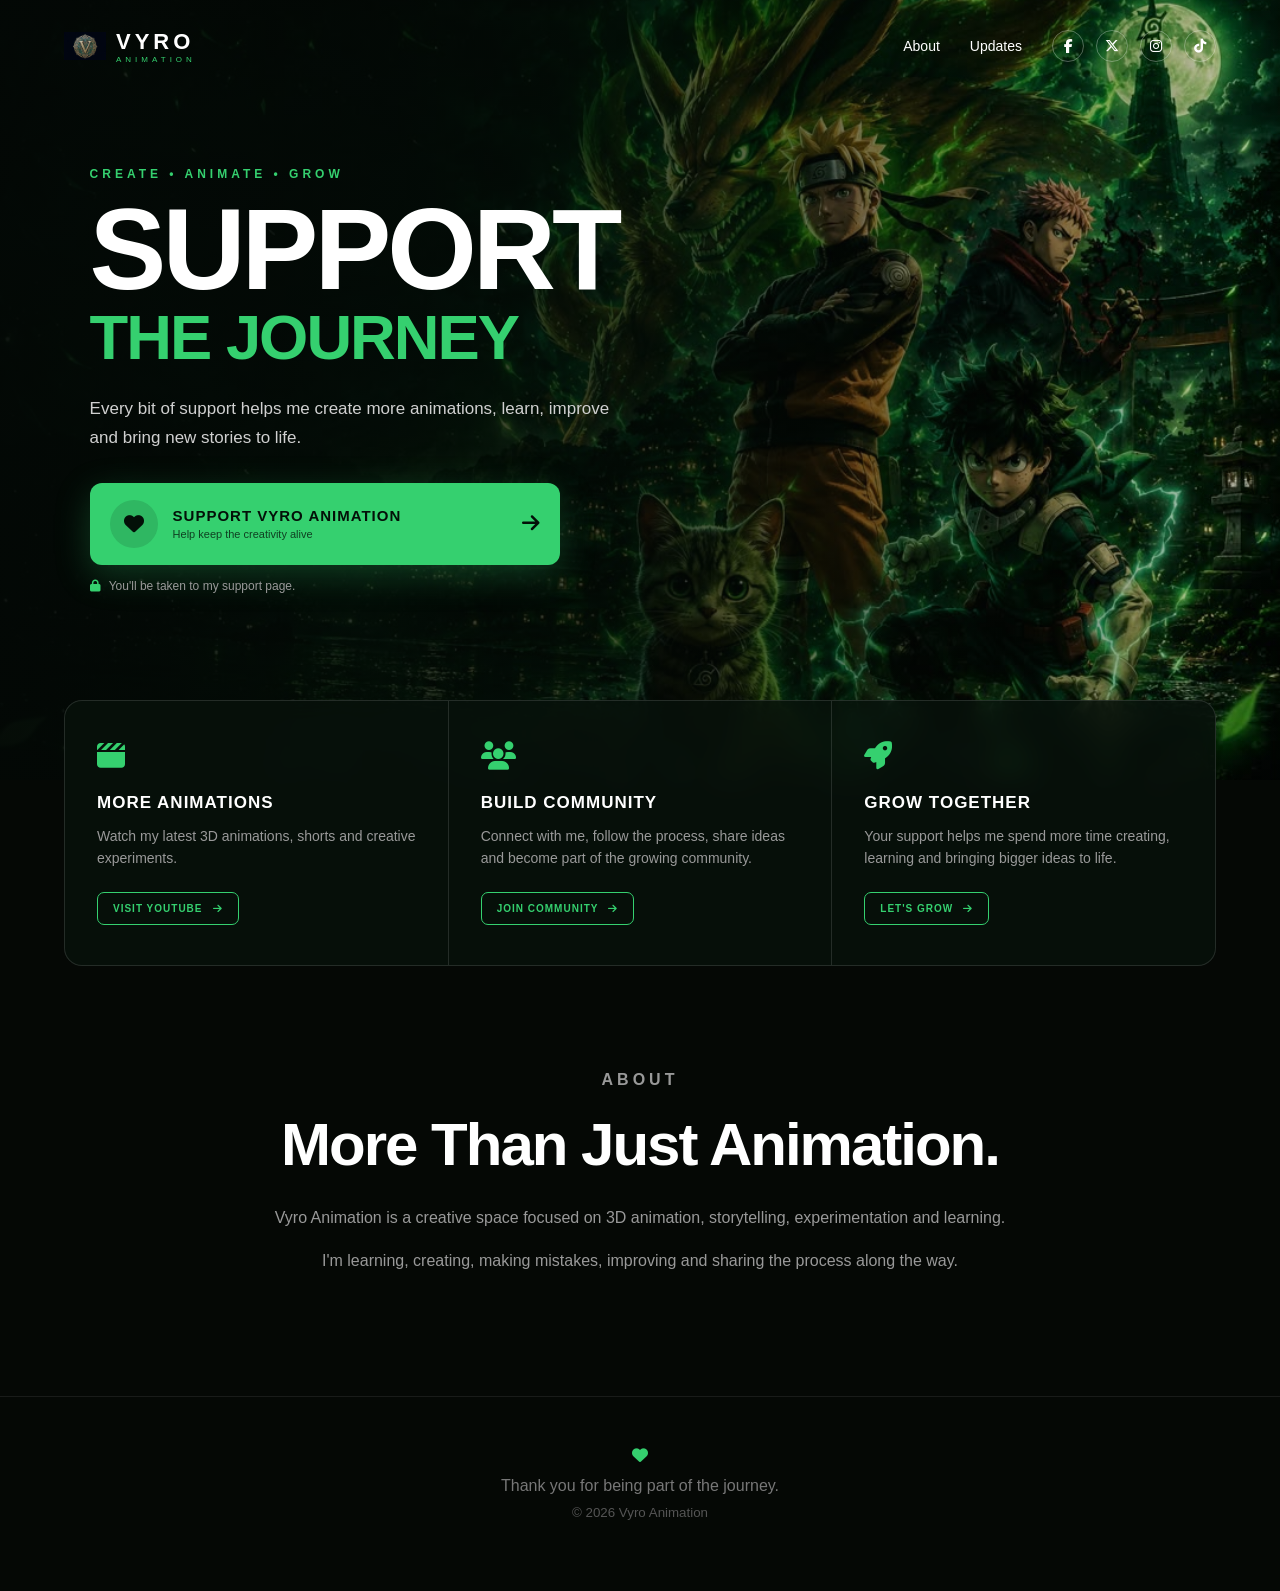
<file: index.html>
<!DOCTYPE html>
<html lang="en">

<head>
    <meta charset="UTF-8">
    <meta name="viewport" content="width=device-width, initial-scale=1.0">
    <title>Vyro Animation | Support</title>
    <link rel="stylesheet" href="https://cdnjs.cloudflare.com/ajax/libs/font-awesome/6.7.2/css/all.min.css">
    <link rel="stylesheet" href="index.css">
</head>


<body>
    <!-- HEADER -->
    <header class="header">
        <a href="#home" class="logo">
            <span class="logo-icon">
                <img src="LOGO.jpeg" alt="Vyro Animation Logo">
            </span>

            <span class="logo-text">
                <strong>VYRO</strong>
                <small>ANIMATION</small>
            </span>
        </a>

        <nav class="nav">
            <a href="#about">About</a>
            <a href="#updates">Updates</a>
            
            <div class="socials">
                <a href="https://www.facebook.com/profile.php?id=61593355490060" target="_blank"aria-label="Facebook"> <i class="fa-brands fa-facebook-f"></i></a>
                <a href="https://x.com/the_realadebayo?s=11" target="_blank" aria-label="X"><i class="fa-brands fa-x-twitter"></i></a>
                <a href="https://www.instagram.com/adebayomuhammed79/" target="_blank" aria-label="Instagram"><i class="fa-brands fa-instagram"></i></a>
                <a href="https://www.tiktok.com/t/ZTDJWcCsc" target="_blank" aria-label="TikTok"> <i class="fa-brands fa-tiktok"></i></a>
            </div>
        </nav>

    </header>

    <!-- ================= HERO ================= -->

    <main id="home">
        <section class="hero">
            <div class="hero-content">

                <p class="eyebrow">
                    CREATE • ANIMATE • GROW
                </p>

                <h1>
                    SUPPORT
                    <span>THE JOURNEY</span>
                </h1>

                <p class="intro">
                    Every bit of support helps me create more
                    animations, learn, improve and bring new
                    stories to life.
                </p>

                <!-- ================= SUPPORT BUTTON ================= -->

                <a href="https://paystack.shop/pay/kv61s6qu4g" class="support-button" target="_blank">

                    <span class="support-icon">
                        <i class="fa-solid fa-heart"></i>
                    </span>


                    <span class="support-text">

                        <strong>
                            SUPPORT VYRO ANIMATION
                        </strong>

                        <small>
                            Help keep the creativity alive
                        </small>

                    </span>


                    <span class="arrow">
                        <i class="fa-solid fa-arrow-right"></i>
                    </span>

                </a>


                <p class="secure">
                    <i class="fa-solid fa-lock"></i>
                    You'll be taken to my support page.
                </p>

            </div>

        </section>



        <!-- ================= THREE CARDS ================= -->

        <section class="updates" id="updates">


            <!-- MORE ANIMATIONS -->

            <article class="card">

                <div class="card-icon">
                    <i class="fa-solid fa-clapperboard"></i>
                </div>


                <h2>
                    MORE ANIMATIONS
                </h2>


                <p>
                    Watch my latest 3D animations,
                    shorts and creative experiments.
                </p>

                <a
                    href="https://www.youtube.com/@VYRO_animation"
                    target="_blank"
                    class="card-button"
                >
                    VISIT YOUTUBE
                    <i class="fa-solid fa-arrow-right"></i>
                </a>

            </article>



            <!-- BUILD COMMUNITY -->

            <article class="card">

                <div class="card-icon">
                    <i class="fa-solid fa-users"></i>
                </div>


                <h2>
                    BUILD COMMUNITY
                </h2>


                <p>
                    Connect with me, follow the process,
                    share ideas and become part of the
                    growing community.
                </p>

                <a
                    href="YOUR_COMMUNITY_LINK"
                    target="_blank"
                    class="card-button"
                >
                    JOIN COMMUNITY
                    <i class="fa-solid fa-arrow-right"></i>
                </a>

            </article>



            <!-- GROW TOGETHER -->

            <article class="card">

                <div class="card-icon">
                    <i class="fa-solid fa-rocket"></i>
                </div>


                <h2>
                    GROW TOGETHER
                </h2>


                <p>
                    Your support helps me spend more time
                    creating, learning and bringing bigger
                    ideas to life.
                </p>

                <a
                    href="YOUR_GROW_TOGETHER_LINK"
                    target="_blank"
                    class="card-button"
                >
                    LET'S GROW
                    <i class="fa-solid fa-arrow-right"></i>
                </a>

            </article>

        </section>



        <!-- ================= ABOUT ================= -->

        <section class="about" id="about">

            <p class="section-label">
                ABOUT
            </p>


            <h2>
                More Than Just Animation.
            </h2>


            <p>
                Vyro Animation is a creative space focused on
                3D animation, storytelling, experimentation
                and learning.
            </p>


            <p>
                I'm learning, creating, making mistakes,
                improving and sharing the process along
                the way.
            </p>

        </section>

    </main>



    <!-- ================= FOOTER ================= -->

    <footer>

        <span class="footer-heart">
            <i class="fa-solid fa-heart"></i>
        </span>


        <p>
            Thank you for being part of the journey.
        </p>


        <small>
            © 2026 Vyro Animation
        </small>

    </footer>


</body>

</html>
</file>
<file: index.css>
:root {

    /* BACKGROUND IMAGE */
    --background-image: url("BG2.jpeg");

    /* MAIN COLORS */
    --green: #35d06f;
    --green-dark: #0b6b36;
    --white: #ffffff;

    /* BACKGROUND */
    --black: #050805;
    --card: rgba(8, 18, 12, 0.82);

}


* {
    margin: 0;
    padding: 0;
    box-sizing: border-box;
}


html {
    scroll-behavior: smooth;
}


body {

    font-family:
        Arial,
        Helvetica,
        sans-serif;

    background: var(--black);

    color: var(--white);

    overflow-x: hidden;
}


a {
    color: inherit;
    text-decoration: none;
}


/* HEADER */

.header {

    position: absolute;

    top: 0;
    left: 0;

    width: 100%;

    padding: 25px 5%;

    display: flex;

    align-items: center;

    justify-content: space-between;

    z-index: 10;
}


/* LOGO */

.logo {

    display: flex;

    align-items: center;

    gap: 10px;
}


/*LOGO */

.logo-icon {

    width: 42px;
    height: 42px;

    display: flex;

    align-items: center;
    justify-content: center;
}


.logo-icon img {

    width: 100%;
    height: 100%;

    object-fit: contain;
}


/* VYRO TEXT */

.logo-text {

    display: flex;

    flex-direction: column;
}


.logo-text strong {

    font-size: 22px;

    letter-spacing: 4px;
}


.logo-text small {

    color: var(--green);

    font-size: 8px;

    letter-spacing: 4px;
}


/* NAV */

.nav {

    display: flex;

    align-items: center;

    gap: 30px;
}


.nav > a {

    font-size: 14px;

    transition: 0.3s;
}


.nav > a:hover {

    color: var(--green);
}


/* SOCIALS */

.socials {

    display: flex;

    gap: 12px;
}


.socials a {

    width: 32px;
    height: 32px;

    border: 1px solid rgba(255,255,255,0.3);

    border-radius: 50%;

    display: flex;

    align-items: center;
    justify-content: center;

    font-size: 14px;

    transition: 0.3s;
}


.socials a:hover {

    color: var(--green);

    border-color: var(--green);

    transform: translateY(-3px);
}


/* HERO */

.hero {

    min-height: 780px;

    display: flex;

    align-items: center;

    padding: 150px 7% 170px;

    background-image:

        linear-gradient(
            90deg,
            rgba(3,8,5,0.95),
            rgba(3,8,5,0.70),
            rgba(3,8,5,0.20)
        ),

        var(--background-image);

    background-size: cover;

    background-position: center;

    background-repeat: no-repeat;
}


.hero-content {

    max-width: 620px;
}


/* SMALL TITLE */

.eyebrow {

    color: var(--green);

    font-size: 12px;

    font-weight: bold;

    letter-spacing: 4px;

    margin-bottom: 20px;
}


/* MAIN TITLE */

.hero h1 {

    font-size: clamp(60px, 9vw, 120px);

    line-height: 0.85;

    letter-spacing: -4px;

    margin-bottom: 30px;
}


.hero h1 span {

    display: block;

    color: var(--green);

    font-size: 0.55em;

    letter-spacing: -2px;

    margin-top: 12px;
}


/* INTRO */

.intro {

    max-width: 520px;

    color: #d0d0d0;

    line-height: 1.7;

    font-size: 17px;

    margin-bottom: 30px;
}


/* SUPPORT BUTTON */

.support-button {

    width: min(100%, 470px);

    min-height: 82px;

    padding: 14px 20px;

    display: flex;

    align-items: center;

    gap: 15px;

    background: var(--green);

    color: #031008;

    border-radius: 12px;

    box-shadow:
        0 10px 35px rgba(53,208,111,0.25);

    transition: 0.3s;
}


.support-button:hover {

    transform: translateY(-4px);

    box-shadow:
        0 15px 45px rgba(53,208,111,0.40);
}


.support-icon {

    width: 48px;
    height: 48px;

    flex-shrink: 0;

    border-radius: 50%;

    background: rgba(0,0,0,0.12);

    display: flex;

    align-items: center;
    justify-content: center;

    font-size: 20px;
}


.support-text {

    flex: 1;

    display: flex;

    flex-direction: column;

    gap: 4px;
}


.support-text strong {

    font-size: 15px;

    letter-spacing: 1px;
}


.support-text small {

    font-size: 11px;

    opacity: 0.75;
}


.arrow {

    font-size: 20px;
}


.secure {

    margin-top: 14px;

    color: #999;

    font-size: 12px;
}


.secure i {

    color: var(--green);

    margin-right: 5px;
}


/* THREE CARDS */

.updates {

    width: min(1200px, 90%);

    margin: -80px auto 100px;

    display: flex;

    background: var(--card);

    border: 1px solid rgba(255,255,255,0.12);

    border-radius: 18px;

    overflow: hidden;

    backdrop-filter: blur(12px);

    position: relative;

    z-index: 2;
}


.card {

    flex: 1;

    padding: 40px 32px;
}


.card + .card {

    border-left: 1px solid rgba(255,255,255,0.12);
}


.card-icon {

    color: var(--green);

    font-size: 28px;

    margin-bottom: 20px;
}


.card h2 {

    font-size: 17px;

    letter-spacing: 1px;

    margin-bottom: 12px;
}


.card p {

    color: #999;

    line-height: 1.6;

    font-size: 14px;

    margin-bottom: 22px;
}


.card-button {

    display: inline-flex;

    align-items: center;

    gap: 10px;

    padding: 10px 15px;

    border: 1px solid var(--green);

    border-radius: 7px;

    color: var(--green);

    font-size: 10px;

    font-weight: bold;

    letter-spacing: 1px;

    transition: 0.3s;
}


.card-button:hover {

    background: var(--green);

    color: #031008;
}


/* ABOUT*/

.about {

    width: min(850px, 88%);

    margin: 0 auto 120px;

    text-align: center;
}


.section-label {

    color: var(--green);

    font-size: 11px;

    font-weight: bold;

    letter-spacing: 4px;

    margin-bottom: 15px;
}


.about h2 {

    font-size: clamp(35px, 5vw, 60px);

    margin-bottom: 25px;

    letter-spacing: -2px;
}


.about p {

    color: #999;

    font-size: 16px;

    line-height: 1.8;

    margin-bottom: 15px;
}


/* FOOTER */

footer {

    text-align: center;

    padding: 50px 20px 70px;

    border-top: 1px solid rgba(255,255,255,0.08);

    color: #777;
}


.footer-heart {

    color: var(--green);

    display: block;

    margin-bottom: 12px;
}


footer p {

    margin-bottom: 8px;
}


footer small {

    color: #555;
}


/* TABLET */

@media (max-width: 900px) {

    .updates {

        flex-direction: column;
    }


    .card + .card {

        border-left: none;

        border-top: 1px solid rgba(255,255,255,0.12);
    }

}


/* MOBILE */

@media (max-width: 650px) {

    .header {

        padding: 20px 5%;
    }


    .nav > a {

        display: none;
    }


    .nav {

        gap: 10px;
    }


    .socials {

        gap: 7px;
    }


    .socials a {

        width: 29px;
        height: 29px;
    }


    .logo-text strong {

        font-size: 18px;
    }


    .hero {

        min-height: 720px;

        padding: 140px 6% 140px;

        background-position: 60% center;
    }


    .hero h1 {

        font-size: 58px;
    }


    .intro {

        font-size: 15px;
    }


    .support-button {

        min-height: 72px;

        padding: 12px 15px;
    }


    .support-text strong {

        font-size: 12px;
    }


    .support-text small {

        font-size: 9px;
    }


    .updates {

        width: 92%;

        margin-top: -60px;
    }


    .card {

        padding: 30px 25px;
    }

}


/* SMALL PHONES */

@media (max-width: 400px) {

    .logo-text {

        display: none;
    }


    .hero h1 {

        font-size: 50px;
    }


    .support-text strong {

        font-size: 11px;
    }

}


/*LARGE TV / 4K SCREENS */

@media (min-width: 1800px) {

    .hero {

        min-height: 1000px;

        padding-left: 10%;
    }


    .hero-content {

        max-width: 800px;
    }


    .updates {

        max-width: 1500px;
    }


    .card {

        padding: 55px;
    }

}
</file>
<file: vyro.css>
:root {

    /* BACKGROUND IMAGE */
    --background-image: url("BG2.jpeg");

    /* MAIN COLORS */
    --green: #35d06f;
    --green-dark: #0b6b36;
    --white: #ffffff;

    /* BACKGROUND */
    --black: #050805;
    --card: rgba(8, 18, 12, 0.82);

}


* {
    margin: 0;
    padding: 0;
    box-sizing: border-box;
}


html {
    scroll-behavior: smooth;
}


body {

    font-family:
        Arial,
        Helvetica,
        sans-serif;

    background: var(--black);

    color: var(--white);

    overflow-x: hidden;
}


a {
    color: inherit;
    text-decoration: none;
}


/* HEADER */

.header {

    position: absolute;

    top: 0;
    left: 0;

    width: 100%;

    padding: 25px 5%;

    display: flex;

    align-items: center;

    justify-content: space-between;

    z-index: 10;
}


/* LOGO */

.logo {

    display: flex;

    align-items: center;

    gap: 10px;
}


/*LOGO */

.logo-icon {

    width: 42px;
    height: 42px;

    display: flex;

    align-items: center;
    justify-content: center;
}


.logo-icon img {

    width: 100%;
    height: 100%;

    object-fit: contain;
}


/* VYRO TEXT */

.logo-text {

    display: flex;

    flex-direction: column;
}


.logo-text strong {

    font-size: 22px;

    letter-spacing: 4px;
}


.logo-text small {

    color: var(--green);

    font-size: 8px;

    letter-spacing: 4px;
}


/* NAV */

.nav {

    display: flex;

    align-items: center;

    gap: 30px;
}


.nav > a {

    font-size: 14px;

    transition: 0.3s;
}


.nav > a:hover {

    color: var(--green);
}


/* SOCIALS */

.socials {

    display: flex;

    gap: 12px;
}


.socials a {

    width: 32px;
    height: 32px;

    border: 1px solid rgba(255,255,255,0.3);

    border-radius: 50%;

    display: flex;

    align-items: center;
    justify-content: center;

    font-size: 14px;

    transition: 0.3s;
}


.socials a:hover {

    color: var(--green);

    border-color: var(--green);

    transform: translateY(-3px);
}


/* HERO */

.hero {

    min-height: 780px;

    display: flex;

    align-items: center;

    padding: 150px 7% 170px;

    background-image:

        linear-gradient(
            90deg,
            rgba(3,8,5,0.95),
            rgba(3,8,5,0.70),
            rgba(3,8,5,0.20)
        ),

        var(--background-image);

    background-size: cover;

    background-position: center;

    background-repeat: no-repeat;
}


.hero-content {

    max-width: 620px;
}


/* SMALL TITLE */

.eyebrow {

    color: var(--green);

    font-size: 12px;

    font-weight: bold;

    letter-spacing: 4px;

    margin-bottom: 20px;
}


/* MAIN TITLE */

.hero h1 {

    font-size: clamp(60px, 9vw, 120px);

    line-height: 0.85;

    letter-spacing: -4px;

    margin-bottom: 30px;
}


.hero h1 span {

    display: block;

    color: var(--green);

    font-size: 0.55em;

    letter-spacing: -2px;

    margin-top: 12px;
}


/* INTRO */

.intro {

    max-width: 520px;

    color: #d0d0d0;

    line-height: 1.7;

    font-size: 17px;

    margin-bottom: 30px;
}


/* SUPPORT BUTTON */

.support-button {

    width: min(100%, 470px);

    min-height: 82px;

    padding: 14px 20px;

    display: flex;

    align-items: center;

    gap: 15px;

    background: var(--green);

    color: #031008;

    border-radius: 12px;

    box-shadow:
        0 10px 35px rgba(53,208,111,0.25);

    transition: 0.3s;
}


.support-button:hover {

    transform: translateY(-4px);

    box-shadow:
        0 15px 45px rgba(53,208,111,0.40);
}


.support-icon {

    width: 48px;
    height: 48px;

    flex-shrink: 0;

    border-radius: 50%;

    background: rgba(0,0,0,0.12);

    display: flex;

    align-items: center;
    justify-content: center;

    font-size: 20px;
}


.support-text {

    flex: 1;

    display: flex;

    flex-direction: column;

    gap: 4px;
}


.support-text strong {

    font-size: 15px;

    letter-spacing: 1px;
}


.support-text small {

    font-size: 11px;

    opacity: 0.75;
}


.arrow {

    font-size: 20px;
}


.secure {

    margin-top: 14px;

    color: #999;

    font-size: 12px;
}


.secure i {

    color: var(--green);

    margin-right: 5px;
}


/* THREE CARDS */

.updates {

    width: min(1200px, 90%);

    margin: -80px auto 100px;

    display: flex;

    background: var(--card);

    border: 1px solid rgba(255,255,255,0.12);

    border-radius: 18px;

    overflow: hidden;

    backdrop-filter: blur(12px);

    position: relative;

    z-index: 2;
}


.card {

    flex: 1;

    padding: 40px 32px;
}


.card + .card {

    border-left: 1px solid rgba(255,255,255,0.12);
}


.card-icon {

    color: var(--green);

    font-size: 28px;

    margin-bottom: 20px;
}


.card h2 {

    font-size: 17px;

    letter-spacing: 1px;

    margin-bottom: 12px;
}


.card p {

    color: #999;

    line-height: 1.6;

    font-size: 14px;

    margin-bottom: 22px;
}


.card-button {

    display: inline-flex;

    align-items: center;

    gap: 10px;

    padding: 10px 15px;

    border: 1px solid var(--green);

    border-radius: 7px;

    color: var(--green);

    font-size: 10px;

    font-weight: bold;

    letter-spacing: 1px;

    transition: 0.3s;
}


.card-button:hover {

    background: var(--green);

    color: #031008;
}


/* ABOUT*/

.about {

    width: min(850px, 88%);

    margin: 0 auto 120px;

    text-align: center;
}


.section-label {

    color: var(--green);

    font-size: 11px;

    font-weight: bold;

    letter-spacing: 4px;

    margin-bottom: 15px;
}


.about h2 {

    font-size: clamp(35px, 5vw, 60px);

    margin-bottom: 25px;

    letter-spacing: -2px;
}


.about p {

    color: #999;

    font-size: 16px;

    line-height: 1.8;

    margin-bottom: 15px;
}


/* FOOTER */

footer {

    text-align: center;

    padding: 50px 20px 70px;

    border-top: 1px solid rgba(255,255,255,0.08);

    color: #777;
}


.footer-heart {

    color: var(--green);

    display: block;

    margin-bottom: 12px;
}


footer p {

    margin-bottom: 8px;
}


footer small {

    color: #555;
}


/* TABLET */

@media (max-width: 900px) {

    .updates {

        flex-direction: column;
    }


    .card + .card {

        border-left: none;

        border-top: 1px solid rgba(255,255,255,0.12);
    }

}


/* MOBILE */

@media (max-width: 650px) {

    .header {

        padding: 20px 5%;
    }


    .nav > a {

        display: none;
    }


    .nav {

        gap: 10px;
    }


    .socials {

        gap: 7px;
    }


    .socials a {

        width: 29px;
        height: 29px;
    }


    .logo-text strong {

        font-size: 18px;
    }


    .hero {

        min-height: 720px;

        padding: 140px 6% 140px;

        background-position: 60% center;
    }


    .hero h1 {

        font-size: 58px;
    }


    .intro {

        font-size: 15px;
    }


    .support-button {

        min-height: 72px;

        padding: 12px 15px;
    }


    .support-text strong {

        font-size: 12px;
    }


    .support-text small {

        font-size: 9px;
    }


    .updates {

        width: 92%;

        margin-top: -60px;
    }


    .card {

        padding: 30px 25px;
    }

}


/* SMALL PHONES */

@media (max-width: 400px) {

    .logo-text {

        display: none;
    }


    .hero h1 {

        font-size: 50px;
    }


    .support-text strong {

        font-size: 11px;
    }

}


/*LARGE TV / 4K SCREENS */

@media (min-width: 1800px) {

    .hero {

        min-height: 1000px;

        padding-left: 10%;
    }


    .hero-content {

        max-width: 800px;
    }


    .updates {

        max-width: 1500px;
    }


    .card {

        padding: 55px;
    }

}
</file>
